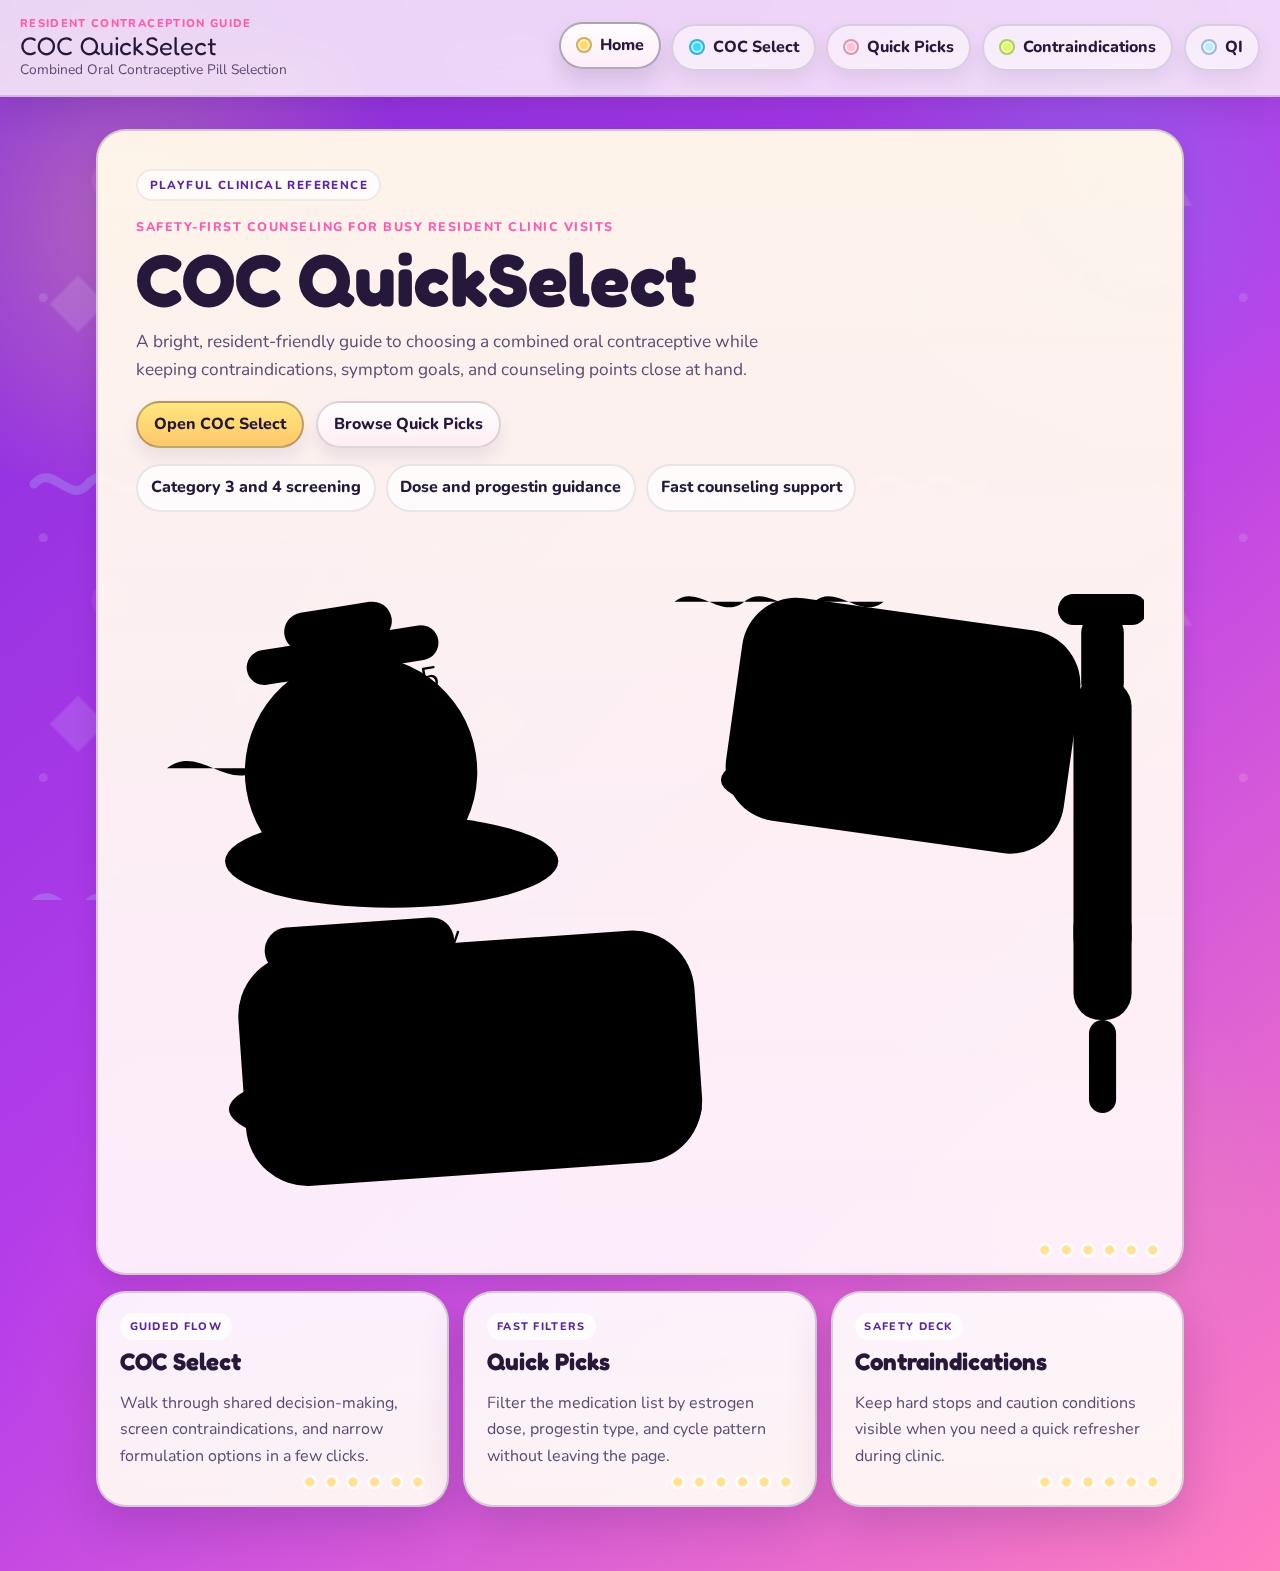
<file: index.html>
<!doctype html>
<html lang="en">
<head>
  <meta charset="UTF-8" />
  <meta name="viewport" content="width=device-width, initial-scale=1.0" />
  <title>Combined Oral Contraceptive Pill Selection</title>
  <link rel="stylesheet" href="assets/styles.css" />
</head>
<body data-page="home">
  <header class="site-header">
    <a class="site-brand" href="index.html">
      <span class="brand-kicker">Resident Contraception Guide</span>
      <span class="brand-title">COC QuickSelect</span>
      <span class="brand-subtitle">Combined Oral Contraceptive Pill Selection</span>
    </a>
    <nav aria-label="Primary">
      <a href="index.html" aria-current="page">Home</a>
      <a href="wizard.html">COC Select</a>
      <a href="picks.html">Quick Picks</a>
      <a href="contraindications.html">Contraindications</a>
      <a href="qi.html">QI</a>
    </nav>
  </header>

  <main class="container home-shell">
    <section class="hero card hero-home">
      <div class="eyebrow">Playful clinical reference</div>
      <div class="hero-grid">
        <div class="hero-copy">
          <p class="hero-kicker">Safety-first counseling for busy resident clinic visits</p>
          <h1>COC QuickSelect</h1>
          <p class="hero-lead">A bright, resident-friendly guide to choosing a combined oral contraceptive while keeping contraindications, symptom goals, and counseling points close at hand.</p>
          <div class="hero-actions">
            <a class="btn btn-primary" href="wizard.html">Open COC Select</a>
            <a class="btn" href="picks.html">Browse Quick Picks</a>
          </div>
          <ul class="hero-badges">
            <li>Category 3 and 4 screening</li>
            <li>Dose and progestin guidance</li>
            <li>Fast counseling support</li>
          </ul>
        </div>
        <div class="hero-showcase" aria-hidden="true">
          <svg class="hero-illustration" viewBox="0 0 520 360" role="presentation" aria-hidden="true" focusable="false">
            <defs>
              <linearGradient id="timerFace" x1="0%" y1="0%" x2="100%" y2="100%">
                <stop offset="0%" stop-color="#fff7da"></stop>
                <stop offset="100%" stop-color="#ffd8a8"></stop>
              </linearGradient>
              <linearGradient id="blisterShell" x1="0%" y1="0%" x2="100%" y2="100%">
                <stop offset="0%" stop-color="#ffd5df"></stop>
                <stop offset="100%" stop-color="#ffebf0"></stop>
              </linearGradient>
              <linearGradient id="trayShell" x1="0%" y1="0%" x2="100%" y2="100%">
                <stop offset="0%" stop-color="#d7f4ee"></stop>
                <stop offset="100%" stop-color="#f8fff9"></stop>
              </linearGradient>
              <linearGradient id="syringeBarrel" x1="0%" y1="0%" x2="0%" y2="100%">
                <stop offset="0%" stop-color="#fefefe"></stop>
                <stop offset="100%" stop-color="#d7ecff"></stop>
              </linearGradient>
            </defs>

            <ellipse class="hero-shadow" cx="132" cy="170" rx="86" ry="24"></ellipse>
            <ellipse class="hero-shadow" cx="384" cy="128" rx="82" ry="20"></ellipse>
            <ellipse class="hero-shadow" cx="170" cy="298" rx="122" ry="26"></ellipse>

            <g class="hero-doodle hero-doodle-a">
              <path d="M16 122c16-13 32 13 48 0s32 13 48 0"></path>
            </g>
            <g class="hero-doodle hero-doodle-b">
              <path d="M278 36c12-10 24 10 36 0s24 10 36 0s24 10 36 0"></path>
            </g>

            <g class="sticker-piece timer-piece" transform="translate(44 38) rotate(-9 70 72)">
              <rect class="sticker-back" x="42" y="0" width="56" height="20" rx="10"></rect>
              <rect class="sticker-back" x="20" y="16" width="100" height="18" rx="9"></rect>
              <circle class="sticker-body timer-body" cx="70" cy="86" r="60"></circle>
              <circle class="sticker-highlight" cx="52" cy="60" r="18"></circle>
              <circle class="timer-inner" cx="70" cy="86" r="41"></circle>
              <circle class="timer-center" cx="70" cy="86" r="8"></circle>
              <path class="timer-hand" d="M70 86 L70 55"></path>
              <path class="timer-hand timer-hand-short" d="M70 86 L92 100"></path>
              <path class="timer-mark" d="M70 44 L70 52"></path>
              <path class="timer-mark" d="M101 55 L96 61"></path>
              <path class="timer-mark" d="M112 86 L104 86"></path>
              <path class="timer-mark" d="M101 117 L95 112"></path>
              <path class="timer-mark" d="M70 128 L70 120"></path>
              <path class="timer-mark" d="M39 117 L45 111"></path>
              <path class="timer-mark" d="M28 86 L36 86"></path>
              <path class="timer-mark" d="M39 55 L45 61"></path>
              <text class="dial-number" x="68" y="35">0</text>
              <text class="dial-number" x="98" y="49">15</text>
              <text class="dial-number" x="106" y="90">30</text>
              <text class="dial-number" x="94" y="128">45</text>
            </g>

            <g class="sticker-piece blister-piece" transform="translate(300 34) rotate(8 96 66)">
              <rect class="sticker-back blister-body" x="8" y="8" width="176" height="116" rx="28"></rect>
              <rect class="blister-label" x="24" y="24" width="82" height="20" rx="10"></rect>
              <text class="mini-label" x="36" y="38">daily dose</text>
              <g class="pill-cell">
                <rect x="28" y="52" width="32" height="28" rx="14"></rect>
                <rect x="68" y="52" width="32" height="28" rx="14"></rect>
                <rect x="108" y="52" width="32" height="28" rx="14"></rect>
                <rect x="148" y="52" width="20" height="28" rx="10"></rect>
                <rect x="28" y="88" width="32" height="20" rx="10"></rect>
                <rect x="68" y="88" width="32" height="20" rx="10"></rect>
                <rect x="108" y="88" width="32" height="20" rx="10"></rect>
                <rect x="148" y="88" width="20" height="20" rx="10"></rect>
              </g>
              <g class="pill-pill">
                <circle cx="44" cy="66" r="8"></circle>
                <circle cx="84" cy="66" r="8"></circle>
                <circle cx="124" cy="66" r="8"></circle>
                <circle cx="158" cy="66" r="6"></circle>
                <circle cx="44" cy="98" r="6"></circle>
                <circle cx="84" cy="98" r="6"></circle>
                <circle cx="124" cy="98" r="6"></circle>
                <circle cx="158" cy="98" r="5"></circle>
              </g>
            </g>

            <g class="sticker-piece tray-piece" transform="translate(44 198) rotate(-4 124 66)">
              <rect class="sticker-back tray-body" x="10" y="14" width="236" height="120" rx="32"></rect>
              <rect class="tray-tab" x="26" y="0" width="98" height="24" rx="12"></rect>
              <text class="mini-label" x="44" y="16">weekly tray</text>
              <g class="day-cell">
                <rect x="28" y="40" width="48" height="34" rx="12"></rect>
                <rect x="82" y="40" width="48" height="34" rx="12"></rect>
                <rect x="136" y="40" width="48" height="34" rx="12"></rect>
                <rect x="190" y="40" width="38" height="34" rx="12"></rect>
                <rect x="28" y="82" width="48" height="34" rx="12"></rect>
                <rect x="82" y="82" width="48" height="34" rx="12"></rect>
                <rect x="136" y="82" width="48" height="34" rx="12"></rect>
                <rect x="190" y="82" width="38" height="34" rx="12"></rect>
              </g>
              <g class="day-label">
                <text x="39" y="61">Mon</text>
                <text x="95" y="61">Tue</text>
                <text x="149" y="61">Wed</text>
                <text x="197" y="61">Thu</text>
                <text x="39" y="103">Fri</text>
                <text x="94" y="103">Sat</text>
                <text x="147" y="103">Sun</text>
                <text x="197" y="103">PM</text>
              </g>
              <g class="tray-pill">
                <circle cx="58" cy="96" r="6"></circle>
                <circle cx="166" cy="54" r="6"></circle>
                <circle cx="208" cy="96" r="5"></circle>
              </g>
            </g>

            <g class="sticker-piece syringe-piece" transform="translate(466 32)">
              <rect class="syringe-plunger" x="22" y="10" width="22" height="46" rx="10"></rect>
              <rect class="syringe-plunger-cap" x="10" y="0" width="46" height="16" rx="8"></rect>
              <rect class="sticker-back syringe-body" x="18" y="44" width="30" height="176" rx="14"></rect>
              <rect class="syringe-window" x="24" y="62" width="18" height="100" rx="9"></rect>
              <path class="syringe-line" d="M26 84 H40"></path>
              <path class="syringe-line" d="M26 102 H40"></path>
              <path class="syringe-line" d="M26 120 H40"></path>
              <path class="syringe-line" d="M26 138 H40"></path>
              <path class="syringe-line" d="M26 156 H40"></path>
              <rect class="syringe-band" x="18" y="160" width="30" height="30" rx="12"></rect>
              <rect class="syringe-tip" x="26" y="220" width="14" height="48" rx="7"></rect>
              <path class="syringe-needle" d="M33 268 L33 330"></path>
            </g>
          </svg>
        </div>
      </div>
    </section>

    <section class="grid three feature-grid">
      <a class="card feature-card" href="wizard.html">
        <span class="feature-tag">Guided Flow</span>
        <h2>COC Select</h2>
        <p>Walk through shared decision-making, screen contraindications, and narrow formulation options in a few clicks.</p>
      </a>
      <a class="card feature-card" href="picks.html">
        <span class="feature-tag">Fast Filters</span>
        <h2>Quick Picks</h2>
        <p>Filter the medication list by estrogen dose, progestin type, and cycle pattern without leaving the page.</p>
      </a>
      <a class="card feature-card" href="contraindications.html">
        <span class="feature-tag">Safety Deck</span>
        <h2>Contraindications</h2>
        <p>Keep hard stops and caution conditions visible when you need a quick refresher during clinic.</p>
      </a>
    </section>
  </main>

  <script src="assets/content.js"></script>
  <script src="assets/app.js"></script>
</body>
</html>
</file>
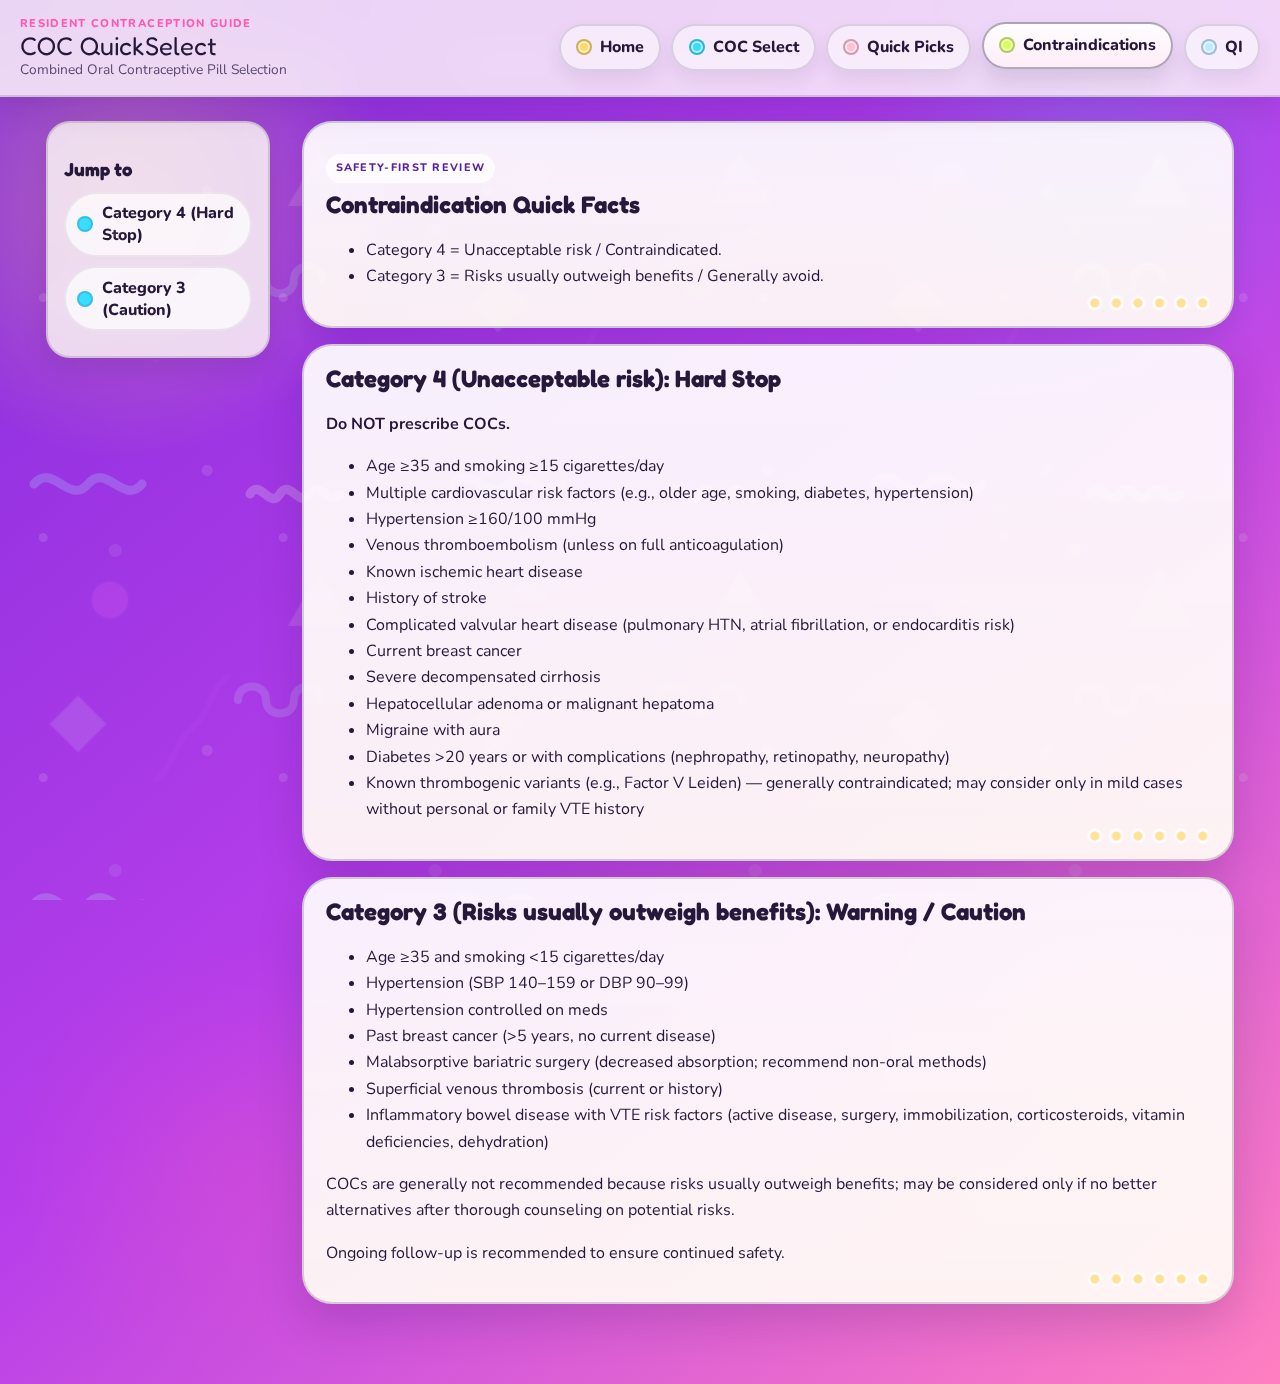
<file: contraindications.html>
<!doctype html>
<html lang="en">
<head>
  <meta charset="UTF-8" />
  <meta name="viewport" content="width=device-width, initial-scale=1.0" />
  <title>Contraindications | Combined Oral Contraceptive Pill Selection</title>
  <link rel="stylesheet" href="assets/styles.css" />
</head>
<body data-page="contraindications">
  <header class="site-header">
    <a class="site-brand" href="index.html">
      <span class="brand-kicker">Resident Contraception Guide</span>
      <span class="brand-title">COC QuickSelect</span>
      <span class="brand-subtitle">Combined Oral Contraceptive Pill Selection</span>
    </a>
    <nav aria-label="Primary">
      <a href="index.html">Home</a>
      <a href="wizard.html">COC Select</a>
      <a href="picks.html">Quick Picks</a>
      <a href="contraindications.html" aria-current="page">Contraindications</a>
      <a href="qi.html">QI</a>
    </nav>
  </header>

  <div class="layout with-jump">
    <aside class="jump-nav">
      <h3>Jump to</h3>
      <a href="#cat4">Category 4 (Hard Stop)</a>
      <a href="#cat3">Category 3 (Caution)</a>
    </aside>

    <main class="container">
      <section class="card quick-facts">
        <p class="section-kicker">Safety-first review</p>
        <h2>Contraindication Quick Facts</h2>
        <ul>
          <li>Category 4 = Unacceptable risk / Contraindicated.</li>
          <li>Category 3 = Risks usually outweigh benefits / Generally avoid.</li>
        </ul>
      </section>

      <section id="cat4" class="card">
        <h2>Category 4 (Unacceptable risk): Hard Stop</h2>
        <p><strong>Do NOT prescribe COCs.</strong></p>
        <ul id="cat4-list"></ul>
      </section>

      <section id="cat3" class="card">
        <h2>Category 3 (Risks usually outweigh benefits): Warning / Caution</h2>
        <ul id="cat3-list"></ul>
        <div id="cat3-counsel"></div>
      </section>
    </main>
  </div>

  <script src="assets/content.js"></script>
  <script src="assets/app.js"></script>
</body>
</html>
</file>
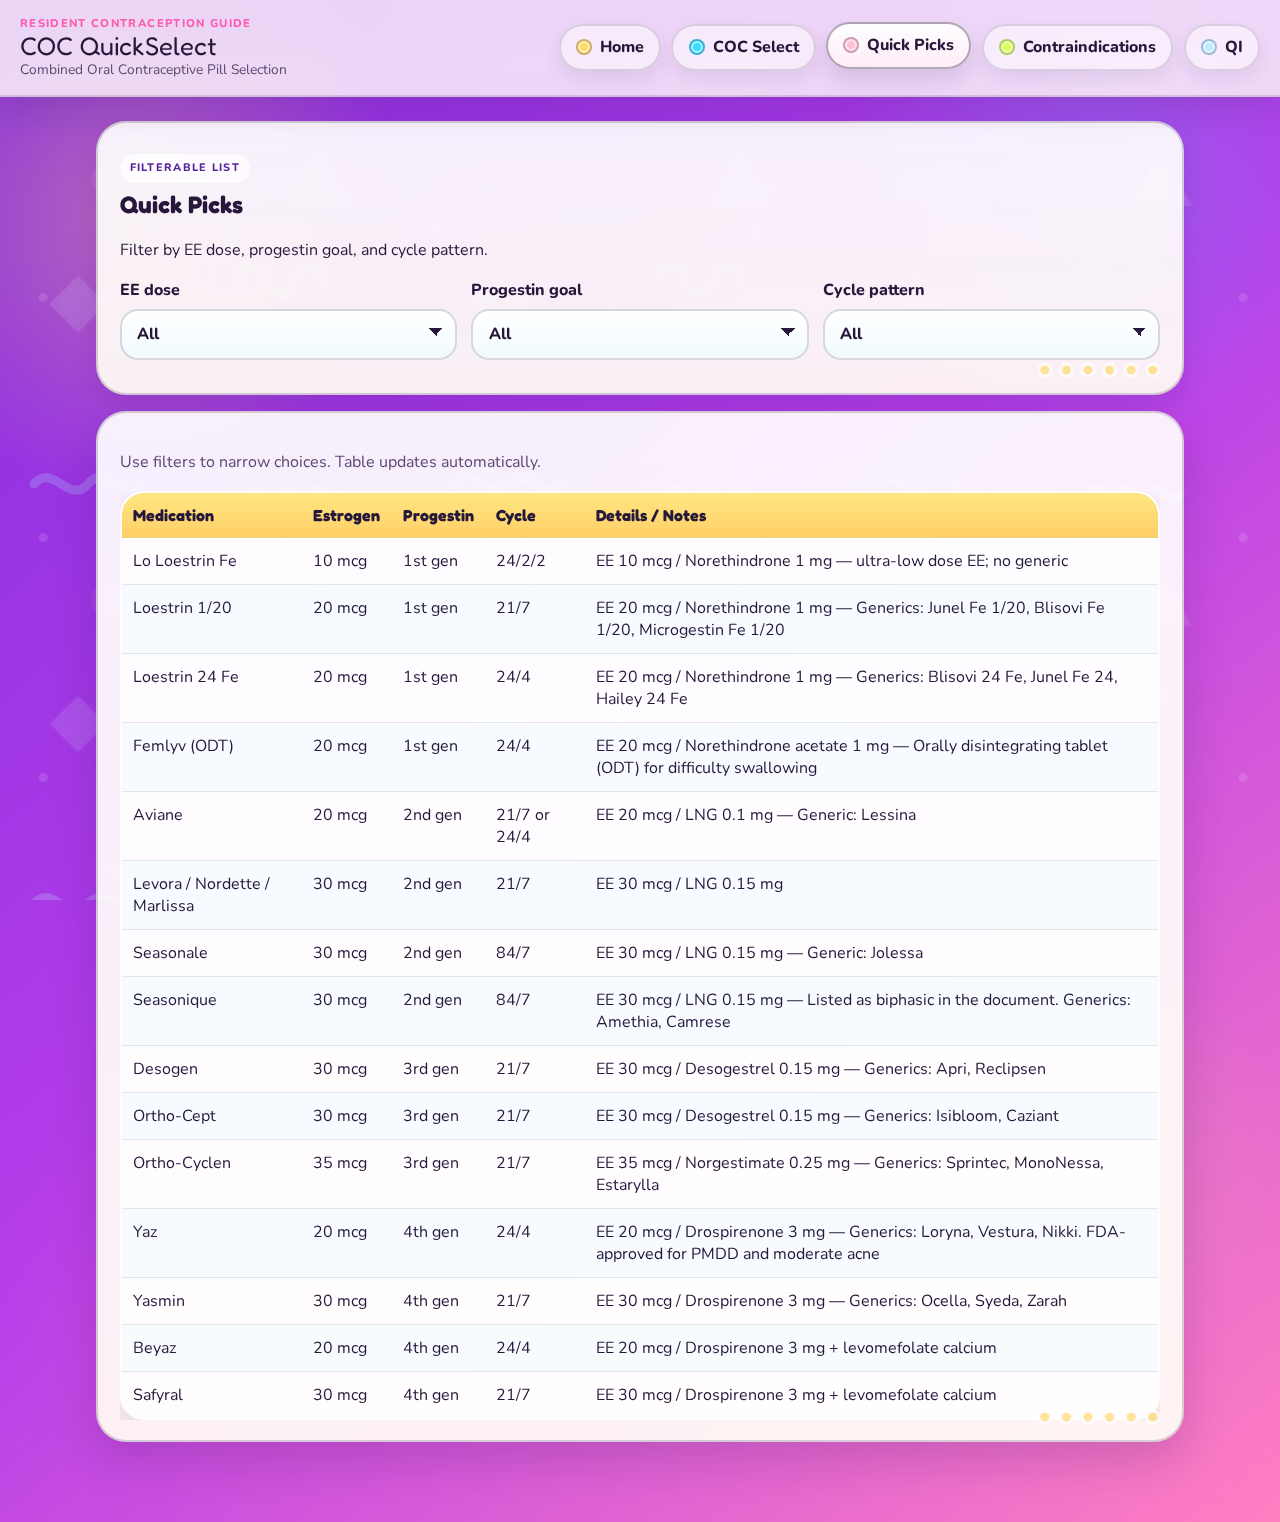
<file: picks.html>
<!doctype html>
<html lang="en">
<head>
  <meta charset="UTF-8" />
  <meta name="viewport" content="width=device-width, initial-scale=1.0" />
  <title>Quick Picks | Combined Oral Contraceptive Pill Selection</title>
  <link rel="stylesheet" href="assets/styles.css" />
</head>
<body data-page="picks">
  <header class="site-header">
    <a class="site-brand" href="index.html">
      <span class="brand-kicker">Resident Contraception Guide</span>
      <span class="brand-title">COC QuickSelect</span>
      <span class="brand-subtitle">Combined Oral Contraceptive Pill Selection</span>
    </a>
    <nav aria-label="Primary">
      <a href="index.html">Home</a>
      <a href="wizard.html">COC Select</a>
      <a href="picks.html" aria-current="page">Quick Picks</a>
      <a href="contraindications.html">Contraindications</a>
      <a href="qi.html">QI</a>
    </nav>
  </header>

  <main class="container">
    <section class="card quick-facts">
      <p class="section-kicker">Filterable list</p>
      <h2>Quick Picks</h2>
      <p>Filter by EE dose, progestin goal, and cycle pattern.</p>
      <div class="grid three">
        <label>EE dose <select id="pick-ee"><option value="">All</option></select></label>
        <label>Progestin goal <select id="pick-progestin"><option value="">All</option></select></label>
        <label>Cycle pattern <select id="pick-cycle"><option value="">All</option></select></label>
      </div>
    </section>

    <section class="card">
      <p class="muted">Use filters to narrow choices. Table updates automatically.</p>
      <div id="picks-results"></div>
    </section>
  </main>

  <script src="assets/content.js"></script>
  <script src="assets/app.js"></script>
</body>
</html>
</file>
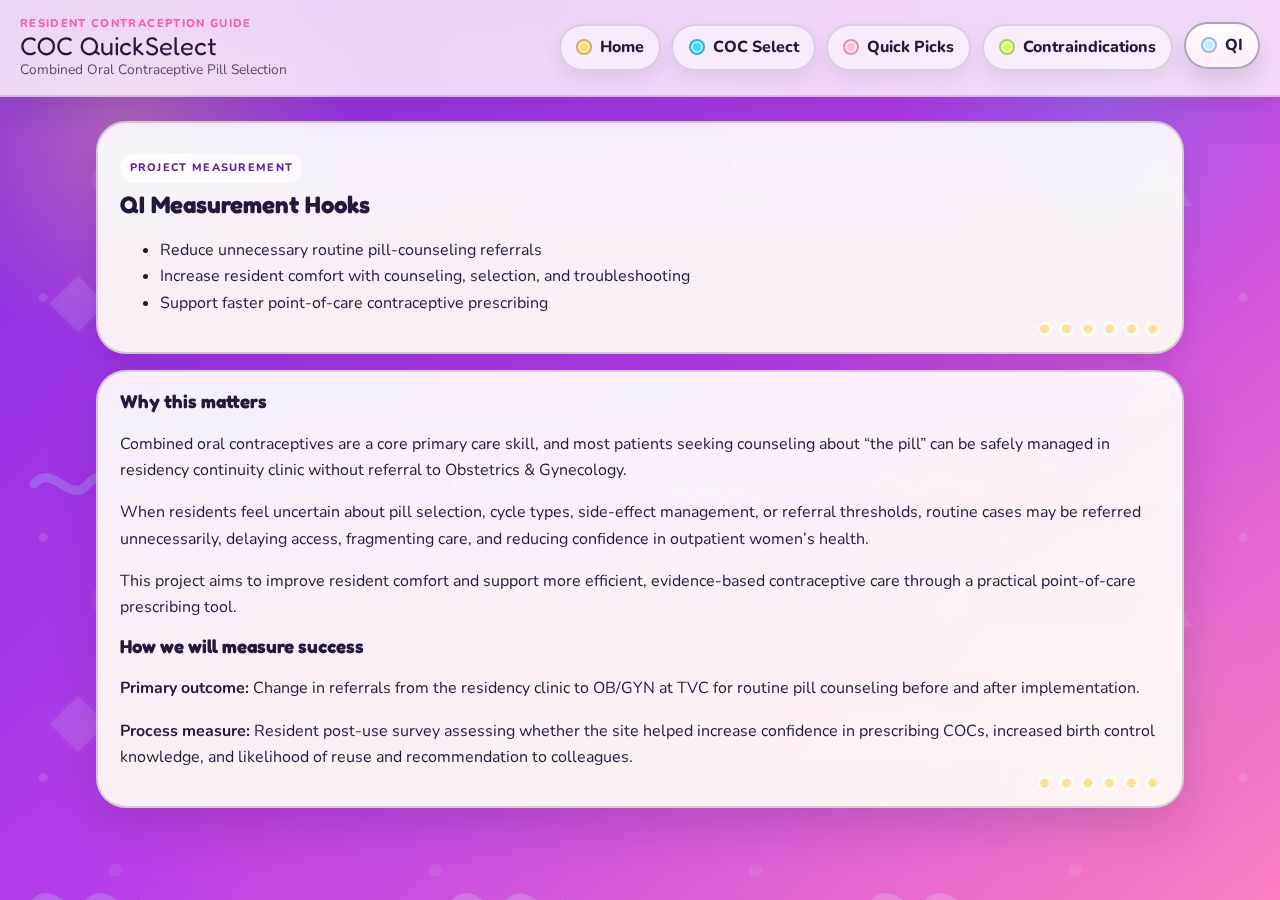
<file: qi.html>
<!doctype html>
<html lang="en">
<head>
  <meta charset="UTF-8" />
  <meta name="viewport" content="width=device-width, initial-scale=1.0" />
  <title>QI | Combined Oral Contraceptive Pill Selection</title>
  <link rel="stylesheet" href="assets/styles.css" />
</head>
<body data-page="qi">
  <header class="site-header">
    <a class="site-brand" href="index.html">
      <span class="brand-kicker">Resident Contraception Guide</span>
      <span class="brand-title">COC QuickSelect</span>
      <span class="brand-subtitle">Combined Oral Contraceptive Pill Selection</span>
    </a>
    <nav aria-label="Primary">
      <a href="index.html">Home</a>
      <a href="wizard.html">COC Select</a>
      <a href="picks.html">Quick Picks</a>
      <a href="contraindications.html">Contraindications</a>
      <a href="qi.html" aria-current="page">QI</a>
    </nav>
  </header>

  <main class="container">
    <section class="card quick-facts">
      <p class="section-kicker">Project measurement</p>
      <h2>QI Measurement Hooks</h2>
      <ul>
        <li>Reduce unnecessary routine pill-counseling referrals</li>
        <li>Increase resident comfort with counseling, selection, and troubleshooting</li>
        <li>Support faster point-of-care contraceptive prescribing</li>
      </ul>
    </section>

    <section class="card">
      <h3>Why this matters</h3>
      <p>Combined oral contraceptives are a core primary care skill, and most patients seeking counseling about &ldquo;the pill&rdquo; can be safely managed in residency continuity clinic without referral to Obstetrics &amp; Gynecology.</p>
      <p>When residents feel uncertain about pill selection, cycle types, side-effect management, or referral thresholds, routine cases may be referred unnecessarily, delaying access, fragmenting care, and reducing confidence in outpatient women&rsquo;s health.</p>
      <p>This project aims to improve resident comfort and support more efficient, evidence-based contraceptive care through a practical point-of-care prescribing tool.</p>

      <h3>How we will measure success</h3>
      <p><strong>Primary outcome:</strong> Change in referrals from the residency clinic to OB/GYN at TVC for routine pill counseling before and after implementation.</p>
      <p><strong>Process measure:</strong> Resident post-use survey assessing whether the site helped increase confidence in prescribing COCs, increased birth control knowledge, and likelihood of reuse and recommendation to colleagues.</p>
    </section>
  </main>
</body>
</html>
</file>
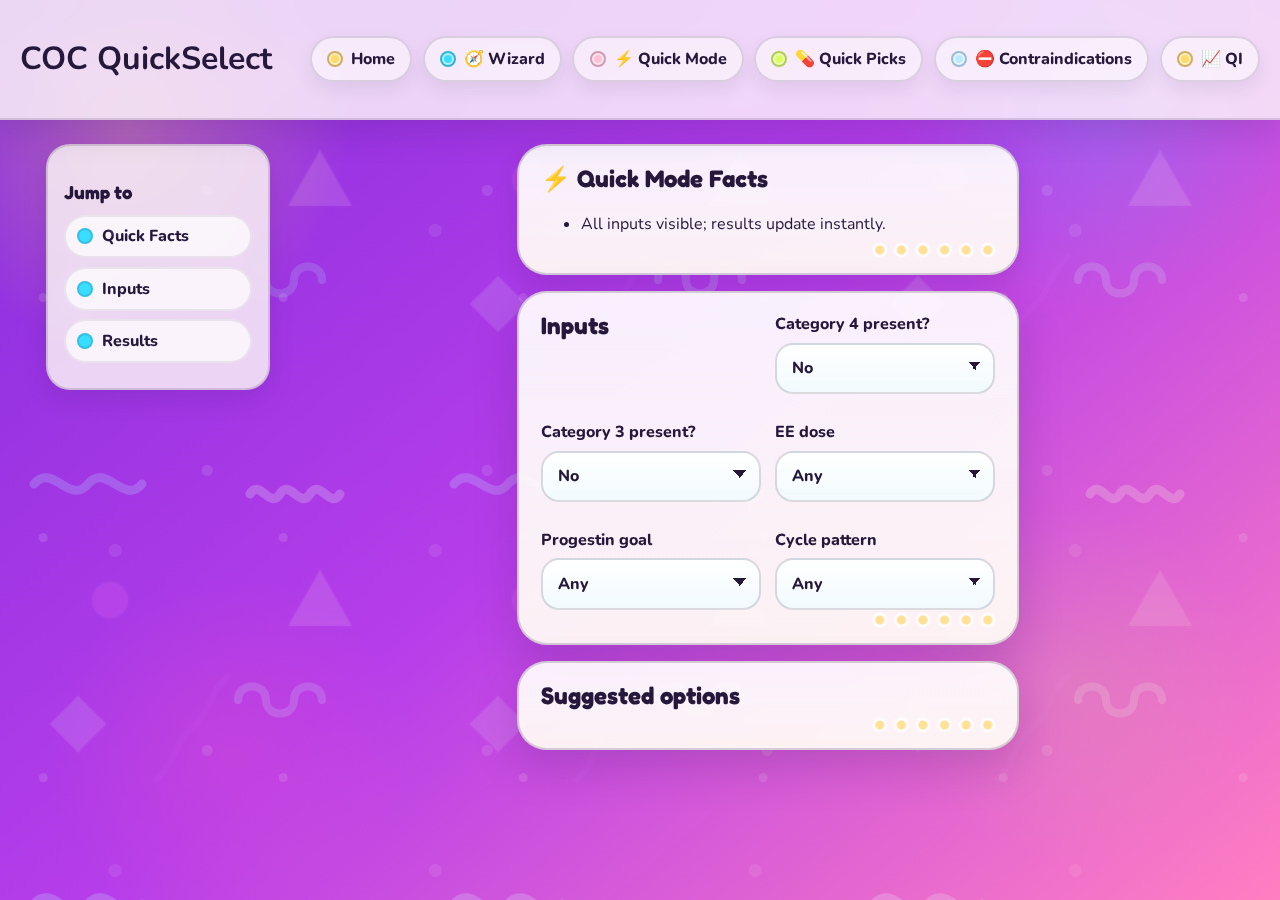
<file: quick.html>
<!doctype html>
<html lang="en">
<head>
  <meta charset="UTF-8" />
  <meta name="viewport" content="width=device-width, initial-scale=1.0" />
  <title>Quick Mode | COC QuickSelect</title>
  <link rel="stylesheet" href="assets/styles.css" />
</head>
<body data-page="quick">
  <header class="site-header">
    <h1>COC QuickSelect</h1>
    <nav>
      <a href="index.html">Home</a>
      <a href="wizard.html">🧭 Wizard</a>
      <a href="quick.html">⚡ Quick Mode</a>
      <a href="picks.html">💊 Quick Picks</a>
      <a href="contraindications.html">⛔ Contraindications</a>
      <a href="qi.html">📈 QI</a>
    </nav>
  </header>

  <div class="layout with-jump">
    <aside class="jump-nav">
      <h3>Jump to</h3>
      <a href="#facts">Quick Facts</a>
      <a href="#inputs">Inputs</a>
      <a href="#results">Results</a>
    </aside>

    <main class="container">
      <section id="facts" class="card quick-facts">
        <h2>⚡ Quick Mode Facts</h2>
        <ul><li>All inputs visible; results update instantly.</li></ul>
      </section>

      <section id="inputs" class="card grid two">
        <h2>Inputs</h2>
        <label>Category 4 present?
          <select id="quick-cat4"><option>No</option><option>Yes</option></select>
        </label>
        <label>Category 3 present?
          <select id="quick-cat3"><option>No</option><option>Yes</option></select>
        </label>
        <label>EE dose
          <select id="quick-ee"><option value="">Any</option></select>
        </label>
        <label>Progestin goal
          <select id="quick-progestin"><option value="">Any</option></select>
        </label>
        <label>Cycle pattern
          <select id="quick-cycle"><option value="">Any</option></select>
        </label>
      </section>

      <section id="results" class="card">
        <h2>Suggested options</h2>
        <div id="quick-results"></div>
      </section>
    </main>
  </div>

  <script src="assets/content.js"></script>
  <script src="assets/app.js"></script>
</body>
</html>
</file>
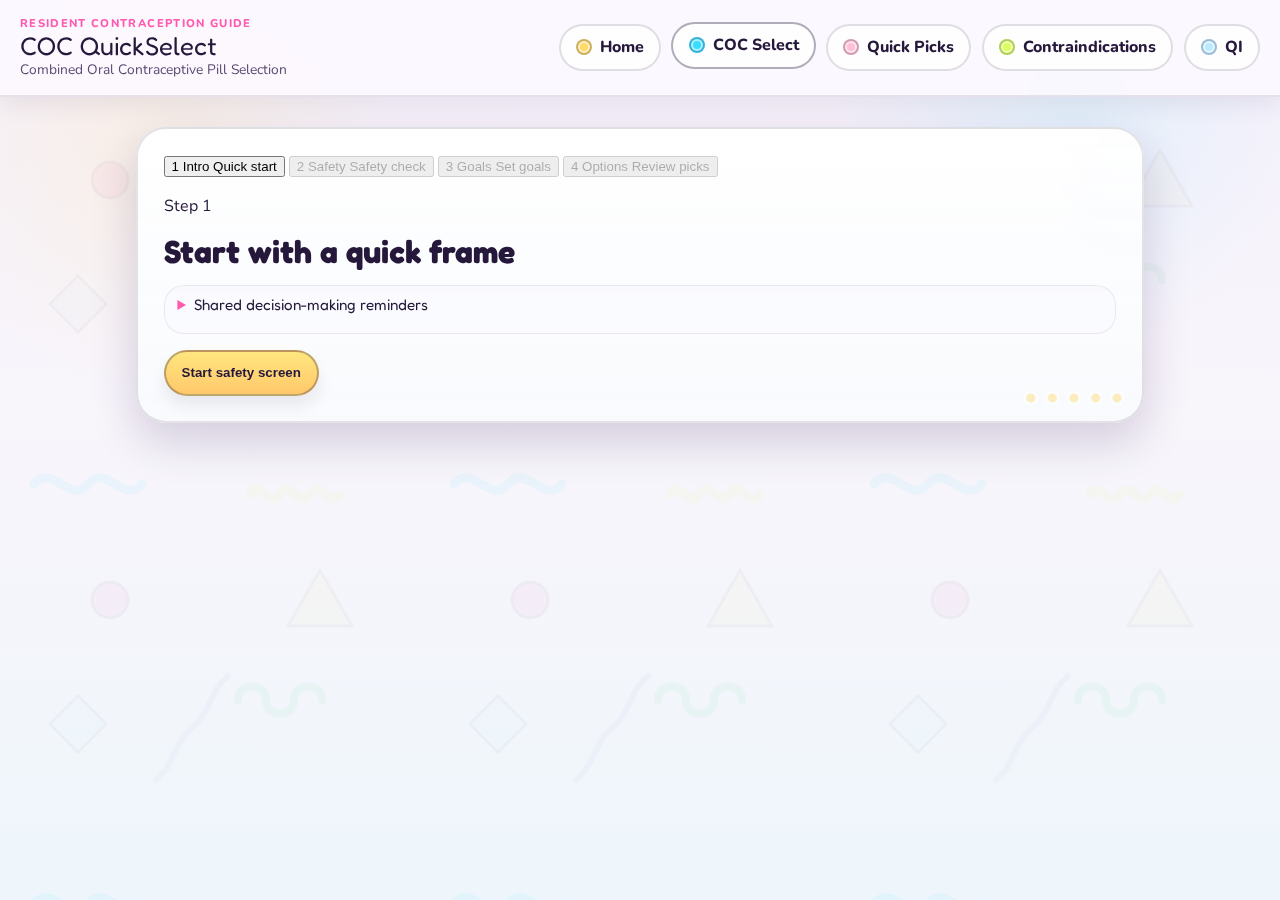
<file: wizard.html>
<!doctype html>
<html lang="en">
<head>
  <meta charset="UTF-8" />
  <meta name="viewport" content="width=device-width, initial-scale=1.0" />
  <title>COC Select | Combined Oral Contraceptive Pill Selection</title>
  <link rel="stylesheet" href="assets/styles.css" />
</head>
<body data-page="wizard">
  <header class="site-header">
    <a class="site-brand" href="index.html">
      <span class="brand-kicker">Resident Contraception Guide</span>
      <span class="brand-title">COC QuickSelect</span>
      <span class="brand-subtitle">Combined Oral Contraceptive Pill Selection</span>
    </a>
    <nav aria-label="Primary">
      <a href="index.html">Home</a>
      <a href="wizard.html" aria-current="page">COC Select</a>
      <a href="picks.html">Quick Picks</a>
      <a href="contraindications.html">Contraindications</a>
      <a href="qi.html">QI</a>
    </nav>
  </header>

  <main class="container">
    <section id="wizard" class="card wizard-card">
      <nav class="wizard-stepper" aria-label="Wizard progress">
        <button class="wizard-stepper-item is-active" type="button" data-step-target="1">
          <span class="wizard-stepper-index">1</span>
          <span class="wizard-stepper-copy">
            <span class="wizard-stepper-title">Intro</span>
            <span class="wizard-stepper-subtitle">Quick start</span>
          </span>
        </button>
        <button class="wizard-stepper-item" type="button" data-step-target="2" disabled>
          <span class="wizard-stepper-index">2</span>
          <span class="wizard-stepper-copy">
            <span class="wizard-stepper-title">Safety</span>
            <span class="wizard-stepper-subtitle">Safety check</span>
          </span>
        </button>
        <button class="wizard-stepper-item" type="button" data-step-target="3" disabled>
          <span class="wizard-stepper-index">3</span>
          <span class="wizard-stepper-copy">
            <span class="wizard-stepper-title">Goals</span>
            <span class="wizard-stepper-subtitle">Set goals</span>
          </span>
        </button>
        <button class="wizard-stepper-item" type="button" data-step-target="4" disabled>
          <span class="wizard-stepper-index">4</span>
          <span class="wizard-stepper-copy">
            <span class="wizard-stepper-title">Options</span>
            <span class="wizard-stepper-subtitle">Review picks</span>
          </span>
        </button>
      </nav>

      <div class="wizard-step" data-step="1">
        <div class="wizard-panel-heading">
          <p class="wizard-step-label">Step 1</p>
          <h3 tabindex="-1">Start with a quick frame</h3>
        </div>
        <details class="wizard-details">
          <summary>Shared decision-making reminders</summary>
          <div id="wiz-sdm-content"></div>
        </details>
        <div class="row wizard-actions">
          <button class="btn btn-primary" data-next="2">Start safety screen</button>
        </div>
      </div>

      <div class="wizard-step hidden" data-step="2">
        <div class="wizard-panel-heading">
          <p class="wizard-step-label">Step 2</p>
          <h3 tabindex="-1">Check if estrogen is safe today</h3>
        </div>
        <div class="wizard-grid-two">
          <section class="wizard-decision-card">
            <div class="wizard-decision-header">
              <h4>Category 4 hard stop</h4>
            </div>
            <div id="wiz-cat4-choices" class="wizard-choice-grid wizard-choice-grid-chip wizard-choice-grid-dual" role="group" aria-label="Category 4 screen"></div>
            <details class="wizard-details">
              <summary>Category 4 quick guide</summary>
              <div id="wiz-step-cat4-guide"></div>
            </details>
          </section>
          <section class="wizard-decision-card">
            <div class="wizard-decision-header">
              <h4>Category 3 caution</h4>
            </div>
            <div id="wiz-cat3-choices" class="wizard-choice-grid wizard-choice-grid-chip wizard-choice-grid-dual" role="group" aria-label="Category 3 screen"></div>
            <details class="wizard-details">
              <summary>Category 3 quick guide</summary>
              <div id="wiz-step-cat3-guide"></div>
            </details>
          </section>
        </div>
        <div id="wizard-safety-feedback" class="wizard-status-stack" aria-live="polite"></div>
        <div class="row wizard-actions">
          <button class="btn" data-prev="1">Back</button>
          <button class="btn btn-primary" data-next="3" id="wizard-safety-next">Continue to formulation goals</button>
        </div>
      </div>

      <div class="wizard-step hidden" data-step="3">
        <div class="wizard-panel-heading">
          <p class="wizard-step-label">Step 3</p>
          <h3 tabindex="-1">Choose the practical pill goals</h3>
        </div>
        <div class="wizard-goal-groups">
          <section class="wizard-decision-card">
            <div class="wizard-decision-header">
              <h4>Ethinyl estradiol dose</h4>
              <p>Only narrow this if it matters.</p>
            </div>
            <div id="wiz-ee-choices" class="wizard-choice-grid wizard-choice-grid-chip" role="group" aria-label="Ethinyl estradiol dose"></div>
            <details class="wizard-details">
              <summary>EE dose quick guide</summary>
              <div id="wiz-ee-guide"></div>
            </details>
          </section>
          <section class="wizard-decision-card">
            <div class="wizard-decision-header">
              <h4>Progestin goal</h4>
              <p>Match this to symptoms or counseling goals.</p>
            </div>
            <div id="wiz-progestin-choices" class="wizard-choice-grid wizard-choice-grid-chip" role="group" aria-label="Progestin goal"></div>
            <details class="wizard-details">
              <summary>Progestin goal quick guide</summary>
              <div id="wiz-progestin-guide"></div>
            </details>
          </section>
          <section class="wizard-decision-card">
            <div class="wizard-decision-header">
              <h4>Cycle pattern</h4>
              <p>Set a bleed goal or leave broad.</p>
            </div>
            <div id="wiz-cycle-choices" class="wizard-choice-grid wizard-choice-grid-chip" role="group" aria-label="Cycle pattern"></div>
            <details class="wizard-details">
              <summary>Cycle pattern quick guide</summary>
              <div id="wiz-cycle-guide"></div>
            </details>
          </section>
        </div>
        <div id="wizard-goal-errors" class="wizard-status-stack hidden" aria-live="polite"></div>

        <div class="row wizard-actions">
          <button class="btn" data-prev="2">Back</button>
          <button class="btn btn-primary" data-next="4">Review ranked options</button>
        </div>
      </div>

      <div class="wizard-step hidden" data-step="4">
        <div class="wizard-panel-heading">
          <p class="wizard-step-label">Step 4</p>
          <h3 tabindex="-1">Review the suggested options</h3>
        </div>
        <div id="wizard-results"></div>
        <section class="wizard-completion-card">
          <div class="wizard-completion-copy">
            <p class="wizard-preview-kicker">Done with prescribing</p>
            <h4>Need the full list?</h4>
            <p>Open Quick Picks for the broader comparison table. The survey below is optional.</p>
          </div>
          <div class="row wizard-actions">
            <button class="btn" data-prev="3" id="wizard-results-back">Back</button>
            <a class="btn btn-primary" href="picks.html">Open full Quick Picks</a>
            <button class="btn" type="button" id="wizard-reset">Start over</button>
          </div>
        </section>
        <section class="wizard-survey-shell">
          <div class="wizard-survey-heading">
            <p class="wizard-preview-kicker">Optional survey</p>
            <h4>Resident comfort survey</h4>
            <p>Four quick QI questions. Responses stay in this browser session.</p>
          </div>
          <div id="wizard-survey"></div>
        </section>
      </div>
    </section>
  </main>

  <script src="assets/content.js"></script>
  <script src="assets/app.js"></script>
</body>
</html>
</file>
<file: assets/styles.css>
@import url('https://fonts.googleapis.com/css2?family=Fredoka:wght@500;600;700&family=Nunito:wght@400;600;700;800&display=swap');

:root {
  --violet-deep: #5b239e;
  --violet: #8e39de;
  --violet-soft: #c96bff;
  --butter: #ffd96a;
  --blush: #ffc1d5;
  --pink: #ff59b0;
  --aqua: #39ddff;
  --powder: #beeaff;
  --mint: #bdf2d6;
  --lime: #d9ff5f;
  --leaf: #34d672;
  --cream: #fffaf1;
  --surface: rgba(255, 251, 245, 0.94);
  --surface-strong: rgba(255, 255, 255, 0.92);
  --surface-tint: rgba(255, 240, 246, 0.92);
  --ink: #25183b;
  --ink-soft: #5b4a72;
  --outline: rgba(37, 24, 59, 0.18);
  --outline-strong: rgba(37, 24, 59, 0.82);
  --shadow: 0 18px 45px rgba(46, 16, 84, 0.18);
  --shadow-soft: 0 10px 24px rgba(46, 16, 84, 0.12);
  --radius-xl: 30px;
  --radius-lg: 24px;
  --radius-md: 18px;
  --radius-sm: 12px;
  --memphis-pattern: url("data:image/svg+xml,%3Csvg xmlns='http://www.w3.org/2000/svg' width='420' height='420' viewBox='0 0 420 420'%3E%3Cg fill='none' stroke-linecap='round' stroke-linejoin='round'%3E%3Cpath d='M34 64c18-22 36 22 54 0s36 22 54 0' stroke='%2339ddff' stroke-width='9' opacity='.55'/%3E%3Cpath d='M250 74c10-16 20 16 30 0s20 16 30 0s20 16 30 0' stroke='%23dbff59' stroke-width='9' opacity='.5'/%3E%3Ccircle cx='110' cy='180' r='18' fill='%23ff4fa8' fill-opacity='.38' stroke='%23291d3f' stroke-opacity='.28' stroke-width='3'/%3E%3Cpolygon points='320,150 352,206 288,206' fill='%23ffd96a' fill-opacity='.34' stroke='%23291d3f' stroke-opacity='.25' stroke-width='3'/%3E%3Crect x='58' y='284' width='40' height='40' transform='rotate(45 78 304)' fill='%23bdeaff' fill-opacity='.32' stroke='%23291d3f' stroke-opacity='.24' stroke-width='3'/%3E%3Cpath d='M238 280c0-18 28-18 28 0s28 18 28 0s28-18 28 0' stroke='%2334d672' stroke-width='8' opacity='.45'/%3E%3Cpath d='M156 360c18-14 18-38 36-52s18-38 36-52' stroke='%235b239e' stroke-width='6' opacity='.22'/%3E%3C/g%3E%3C/svg%3E");
}

* {
  box-sizing: border-box;
}

html {
  scroll-behavior: smooth;
}

body {
  margin: 0;
  min-height: 100vh;
  font-family: "Nunito", "Trebuchet MS", "Segoe UI", sans-serif;
  color: var(--ink);
  background:
    radial-gradient(circle at 10% 14%, rgba(255, 217, 106, 0.3), transparent 16%),
    radial-gradient(circle at 86% 12%, rgba(57, 221, 255, 0.18), transparent 15%),
    radial-gradient(circle at 18% 84%, rgba(255, 89, 176, 0.18), transparent 14%),
    radial-gradient(circle at 84% 76%, rgba(217, 255, 95, 0.12), transparent 14%),
    linear-gradient(140deg, #842ddd 0%, #b73eea 50%, #ff7fc1 100%);
  position: relative;
  overflow-x: hidden;
}

body::before,
body::after {
  content: "";
  position: fixed;
  inset: 0;
  pointer-events: none;
}

body::before {
  background-image: var(--memphis-pattern);
  background-size: 420px 420px;
  opacity: 0.42;
  mix-blend-mode: screen;
  animation: drift 28s linear infinite;
}

body::after {
  background:
    radial-gradient(circle at 18% 24%, rgba(255, 255, 255, 0.18) 0 4px, transparent 5px),
    radial-gradient(circle at 74% 68%, rgba(255, 255, 255, 0.16) 0 5px, transparent 6px),
    radial-gradient(circle at 36% 72%, rgba(255, 255, 255, 0.12) 0 6px, transparent 7px);
  background-size: 240px 240px, 280px 280px, 320px 320px;
  opacity: 0.7;
}

a {
  color: inherit;
  text-decoration: none;
}

a:hover {
  text-decoration: none;
}

a:focus-visible,
button:focus-visible,
select:focus-visible,
summary:focus-visible {
  outline: 3px solid var(--aqua);
  outline-offset: 3px;
}

.site-header {
  position: sticky;
  top: 0;
  z-index: 50;
  display: flex;
  justify-content: space-between;
  align-items: center;
  gap: 1rem;
  flex-wrap: wrap;
  padding: 1rem 1.25rem;
  background: rgba(255, 248, 251, 0.82);
  border-bottom: 2px solid rgba(37, 24, 59, 0.14);
  box-shadow: 0 10px 34px rgba(37, 24, 59, 0.14);
  backdrop-filter: blur(18px);
}

.site-brand {
  display: grid;
  gap: 0.1rem;
  min-width: 0;
}

.brand-kicker,
.section-kicker,
.feature-tag,
.eyebrow,
.hero-kicker {
  text-transform: uppercase;
  letter-spacing: 0.12em;
  font-weight: 800;
}

.brand-kicker {
  font-size: 0.7rem;
  color: var(--pink);
}

.brand-title {
  font-family: "Fredoka", "Trebuchet MS", sans-serif;
  font-size: clamp(1.55rem, 2vw, 2rem);
  line-height: 1;
  color: var(--ink);
}

.brand-subtitle {
  font-size: 0.86rem;
  color: var(--ink-soft);
}

.site-header nav {
  display: flex;
  gap: 0.65rem;
  flex-wrap: wrap;
  align-items: center;
}

.site-header nav a {
  position: relative;
  display: inline-flex;
  align-items: center;
  justify-content: center;
  padding: 0.65rem 0.95rem;
  border-radius: 999px;
  border: 2px solid rgba(37, 24, 59, 0.14);
  background: rgba(255, 255, 255, 0.54);
  color: var(--ink);
  font-weight: 800;
  box-shadow: 0 8px 18px rgba(37, 24, 59, 0.08);
  transition: transform 160ms ease, background-color 160ms ease, box-shadow 160ms ease, border-color 160ms ease;
}

.site-header nav a::before {
  content: "";
  width: 0.75rem;
  height: 0.75rem;
  margin-right: 0.5rem;
  border-radius: 50%;
  border: 2px solid rgba(37, 24, 59, 0.22);
  background: var(--butter);
  box-shadow: inset 0 0 0 2px rgba(255, 255, 255, 0.6);
}

.site-header nav a:nth-child(2)::before {
  background: var(--aqua);
}

.site-header nav a:nth-child(3)::before {
  background: var(--blush);
}

.site-header nav a:nth-child(4)::before {
  background: var(--lime);
}

.site-header nav a:nth-child(5)::before {
  background: var(--powder);
}

.site-header nav a:hover,
.site-header nav a[aria-current="page"] {
  transform: translateY(-2px);
  border-color: rgba(37, 24, 59, 0.36);
  box-shadow: 0 12px 22px rgba(37, 24, 59, 0.12);
}

.site-header nav a[aria-current="page"] {
  background: linear-gradient(180deg, rgba(255, 255, 255, 0.96), rgba(255, 239, 247, 0.94));
}

.container {
  position: relative;
  z-index: 1;
  max-width: 1120px;
  margin: 0 auto;
  padding: 1.5rem 1rem 4rem;
}

.home-shell {
  padding-top: 2rem;
}

.card {
  position: relative;
  margin-bottom: 1rem;
  padding: 1.25rem 1.35rem;
  border: 2px solid var(--outline);
  border-radius: var(--radius-xl);
  background: linear-gradient(180deg, var(--surface-strong), var(--surface));
  box-shadow: var(--shadow);
  overflow: hidden;
}

.card::before {
  content: "";
  position: absolute;
  right: 1rem;
  bottom: 0.95rem;
  width: 8.25rem;
  height: 1rem;
  background:
    radial-gradient(circle, rgba(255, 217, 106, 0.95) 0 4px, rgba(255, 255, 255, 0.98) 5px 7px, transparent 8px)
    left center / 1.35rem 1rem repeat-x;
  opacity: 0.72;
}

.hero,
.quick-facts,
.inline-guide,
.jump-nav,
.results-table,
pre {
  box-shadow: var(--shadow-soft);
}

.hero {
  background:
    linear-gradient(180deg, rgba(255, 247, 234, 0.98), rgba(255, 245, 252, 0.95)),
    radial-gradient(circle at top right, rgba(57, 221, 255, 0.18), transparent 22%);
}

.hero-home {
  padding: clamp(1.5rem, 3vw, 2.4rem);
}

.eyebrow {
  display: inline-flex;
  margin-bottom: 1rem;
  padding: 0.48rem 0.82rem;
  border-radius: 999px;
  background: rgba(255, 255, 255, 0.7);
  color: var(--violet-deep);
  font-size: 0.73rem;
  box-shadow: inset 0 0 0 2px rgba(37, 24, 59, 0.08);
}

.hero-grid {
  display: grid;
  grid-template-columns: minmax(0, 1fr);
  gap: 1.25rem;
  align-items: center;
}

.hero-copy {
  position: relative;
  z-index: 1;
  max-width: 46rem;
}

.hero-kicker {
  margin: 0 0 0.45rem;
  color: var(--pink);
  font-size: 0.78rem;
}

.hero-home h1 {
  margin: 0;
  font-family: "Fredoka", "Trebuchet MS", sans-serif;
  font-size: clamp(2.7rem, 7vw, 4.6rem);
  line-height: 0.95;
  color: var(--ink);
}

.hero h2,
.card h2,
.card h3,
.card h4 {
  font-family: "Fredoka", "Trebuchet MS", sans-serif;
  line-height: 1.05;
  margin-top: 0;
}

.hero-lead {
  max-width: 42rem;
  margin: 0.85rem 0 0;
  font-size: 1.08rem;
  line-height: 1.65;
  color: var(--ink-soft);
}

.hero-actions,
.row {
  display: flex;
  gap: 0.7rem;
  flex-wrap: wrap;
  margin-top: 1rem;
}

.hero-badges {
  display: flex;
  gap: 0.6rem;
  flex-wrap: wrap;
  list-style: none;
  padding: 0;
  margin: 1rem 0 0;
}

.hero-badges li {
  padding: 0.55rem 0.8rem;
  border-radius: 999px;
  background: rgba(255, 255, 255, 0.76);
  border: 2px solid rgba(37, 24, 59, 0.1);
  color: var(--ink);
  font-weight: 800;
}

.feature-grid {
  margin-top: 1rem;
}

.feature-card {
  display: block;
  min-height: 100%;
  color: inherit;
  transition: transform 160ms ease, box-shadow 160ms ease, border-color 160ms ease;
}

.feature-card:hover {
  transform: translateY(-4px);
  border-color: rgba(37, 24, 59, 0.28);
  box-shadow: 0 20px 30px rgba(37, 24, 59, 0.14);
}

.feature-tag,
.section-kicker {
  display: inline-flex;
  margin-bottom: 0.55rem;
  padding: 0.36rem 0.62rem;
  border-radius: 999px;
  background: rgba(255, 255, 255, 0.72);
  color: var(--violet-deep);
  font-size: 0.68rem;
}

.feature-card h2 {
  margin-bottom: 0.45rem;
}

.feature-card p {
  margin-bottom: 0;
  color: var(--ink-soft);
}

.btn {
  display: inline-flex;
  align-items: center;
  justify-content: center;
  min-height: 46px;
  padding: 0.65rem 1rem;
  border-radius: 999px;
  border: 2px solid rgba(37, 24, 59, 0.16);
  background: linear-gradient(180deg, rgba(255, 255, 255, 0.95), rgba(255, 238, 246, 0.9));
  color: var(--ink);
  font-weight: 800;
  box-shadow: 0 10px 16px rgba(37, 24, 59, 0.08);
  transition: transform 160ms ease, box-shadow 160ms ease, border-color 160ms ease;
}

.btn:hover {
  transform: translateY(-2px);
  box-shadow: 0 14px 20px rgba(37, 24, 59, 0.12);
  border-color: rgba(37, 24, 59, 0.28);
}

.btn:disabled {
  cursor: not-allowed;
  opacity: 0.55;
  box-shadow: none;
}

.btn-primary {
  background: linear-gradient(180deg, #ffe67f, #ffc86b);
  border-color: rgba(37, 24, 59, 0.3);
}

.grid {
  display: grid;
  gap: 0.9rem;
}

.grid.two {
  grid-template-columns: repeat(2, minmax(220px, 1fr));
}

.grid.three {
  grid-template-columns: repeat(3, minmax(180px, 1fr));
}

.layout.with-jump {
  display: grid;
  grid-template-columns: 240px minmax(0, 1fr);
  align-items: start;
  gap: 1rem;
  max-width: 1220px;
  margin: 0 auto;
}

.jump-nav {
  position: sticky;
  top: 5.5rem;
  margin: 1.5rem 0 0 1rem;
  padding: 1rem;
  border-radius: var(--radius-lg);
  border: 2px solid rgba(37, 24, 59, 0.14);
  background: rgba(255, 252, 248, 0.8);
  backdrop-filter: blur(16px);
}

.jump-nav h3 {
  margin-bottom: 0.75rem;
  font-family: "Fredoka", "Trebuchet MS", sans-serif;
}

.jump-nav a {
  display: flex;
  align-items: center;
  gap: 0.55rem;
  margin-bottom: 0.55rem;
  padding: 0.55rem 0.7rem;
  border-radius: 999px;
  background: rgba(255, 255, 255, 0.72);
  border: 2px solid rgba(37, 24, 59, 0.08);
  color: var(--ink);
  font-weight: 800;
}

.jump-nav a::before {
  content: "";
  width: 0.75rem;
  height: 0.75rem;
  flex: 0 0 auto;
  border-radius: 50%;
  background: var(--aqua);
  border: 2px solid rgba(37, 24, 59, 0.14);
}

label {
  display: grid;
  gap: 0.45rem;
  margin-bottom: 0.8rem;
  color: var(--ink);
  font-weight: 800;
}

select {
  width: 100%;
  padding: 0.8rem 2.8rem 0.8rem 0.95rem;
  border-radius: 18px;
  border: 2px solid rgba(37, 24, 59, 0.16);
  background:
    linear-gradient(45deg, transparent 50%, var(--ink) 50%) calc(100% - 1.1rem) calc(50% - 2px) / 8px 8px no-repeat,
    linear-gradient(135deg, var(--ink) 50%, transparent 50%) calc(100% - 0.75rem) calc(50% - 2px) / 8px 8px no-repeat,
    linear-gradient(180deg, rgba(255, 255, 255, 0.98), rgba(241, 250, 255, 0.96));
  box-shadow: inset 0 2px 0 rgba(255, 255, 255, 0.6);
  color: var(--ink);
  font: inherit;
  appearance: none;
}

.inline-guide {
  padding: 0.75rem 0.85rem;
  margin: 0.35rem 0 0.9rem;
  border-radius: 22px;
  border: 2px solid rgba(37, 24, 59, 0.1);
  background: linear-gradient(180deg, rgba(237, 248, 255, 0.98), rgba(255, 245, 249, 0.94));
}

.inline-guide h4 {
  margin: 0 0 0.35rem;
}

.inline-guide ul {
  margin: 0.25rem 0 0;
  padding-left: 1.1rem;
}

.survey-block {
  margin-top: 1rem;
  padding: 0.95rem 1rem;
  border-radius: 22px;
  border: 2px solid rgba(37, 24, 59, 0.1);
  background: linear-gradient(180deg, rgba(255, 255, 255, 0.95), rgba(241, 250, 255, 0.92));
  box-shadow: var(--shadow-soft);
}

.survey-block h4 {
  margin-bottom: 0.35rem;
}

.survey-intro,
.survey-thanks,
.survey-error {
  margin: 0.2rem 0 0.85rem;
}

.survey-form {
  display: grid;
  gap: 0.8rem;
}

.survey-question {
  margin: 0;
  padding: 0;
  border: 0;
}

.survey-question legend {
  margin-bottom: 0.45rem;
  font-weight: 800;
}

.survey-scale {
  display: grid;
  grid-template-columns: repeat(5, minmax(0, 1fr));
  gap: 0.45rem;
}

.survey-choice {
  display: grid;
  justify-items: center;
  gap: 0.35rem;
  padding: 0.6rem 0.4rem;
  border-radius: 16px;
  border: 2px solid rgba(37, 24, 59, 0.1);
  background: rgba(255, 255, 255, 0.82);
  text-align: center;
  font-weight: 800;
}

.survey-choice input {
  margin: 0;
}

.survey-choice span {
  font-size: 0.9rem;
  line-height: 1;
}

.survey-error {
  color: #9b1646;
  font-weight: 800;
}

.survey-thanks {
  color: var(--ink-soft);
  font-weight: 700;
}

details {
  margin: 0.4rem 0;
}

summary {
  cursor: pointer;
  margin-bottom: 0.45rem;
  font-family: "Fredoka", "Trebuchet MS", sans-serif;
  font-size: 1rem;
}

summary::marker {
  color: var(--pink);
}

.muted {
  color: var(--ink-soft);
}

.banner.warning {
  padding: 0.8rem 0.9rem;
  margin-bottom: 0.8rem;
  border-radius: 18px;
  border: 2px solid rgba(37, 24, 59, 0.12);
  background: linear-gradient(180deg, rgba(255, 238, 181, 0.96), rgba(255, 209, 139, 0.94));
  font-weight: 800;
}

.hidden {
  display: none !important;
}

.wizard-step:not(.hidden) {
  animation: rise-in 380ms ease;
}

body[data-page="wizard"] {
  background:
    radial-gradient(circle at 12% 16%, rgba(255, 217, 106, 0.14), transparent 18%),
    radial-gradient(circle at 84% 12%, rgba(57, 221, 255, 0.1), transparent 18%),
    linear-gradient(180deg, #f6f0fb 0%, #f8f5fb 46%, #eef6fb 100%);
}

body[data-page="wizard"]::before {
  opacity: 0.12;
  mix-blend-mode: normal;
}

body[data-page="wizard"]::after {
  opacity: 0.25;
}

body[data-page="wizard"] .site-header {
  background: rgba(252, 249, 255, 0.92);
  border-bottom-color: rgba(37, 24, 59, 0.1);
  box-shadow: 0 8px 22px rgba(37, 24, 59, 0.08);
}

body[data-page="wizard"] .site-header nav a {
  background: rgba(255, 255, 255, 0.84);
  box-shadow: none;
}

body[data-page="wizard"] .container {
  max-width: 1040px;
  padding-top: 1.9rem;
}

.wizard-card {
  padding: clamp(1.2rem, 2vw, 1.9rem);
  background:
    linear-gradient(180deg, rgba(255, 255, 255, 0.98), rgba(248, 250, 253, 0.95)),
    radial-gradient(circle at top right, rgba(57, 221, 255, 0.12), transparent 24%);
  border-color: rgba(37, 24, 59, 0.12);
}

.wizard-card::before {
  right: 1.1rem;
  width: 6.5rem;
  opacity: 0.45;
}

.wizard-panel-heading {
  margin-bottom: 1rem;
}

.wizard-preview-kicker {
  display: inline-flex;
  margin: 0 0 0.4rem;
  padding: 0.36rem 0.62rem;
  border-radius: 999px;
  background: rgba(91, 35, 158, 0.08);
  color: var(--violet-deep);
  font-size: 0.72rem;
  font-weight: 800;
  letter-spacing: 0.08em;
  text-transform: uppercase;
}

.wizard-panel-heading h3 {
  margin-bottom: 0.45rem;
  font-size: clamp(1.5rem, 3vw, 2rem);
}

.wizard-step-copy {
  max-width: 52rem;
  margin: 0;
  color: var(--ink-soft);
}

.wizard-hero-grid,
.wizard-grid-two {
  display: grid;
  grid-template-columns: repeat(2, minmax(0, 1fr));
  gap: 1rem;
}

.wizard-summary-card,
.wizard-decision-card,
.wizard-completion-card,
.wizard-survey-shell {
  border: 1px solid rgba(37, 24, 59, 0.1);
  border-radius: 24px;
  background: linear-gradient(180deg, rgba(255, 255, 255, 0.98), rgba(246, 249, 253, 0.96));
  box-shadow: 0 12px 24px rgba(37, 24, 59, 0.06);
}

.wizard-summary-card {
  padding: 1rem 1.05rem;
}

.wizard-summary-card h4,
.wizard-decision-header h4,
.wizard-completion-card h4,
.wizard-survey-heading h4,
.wizard-results-heading h4,
.wizard-status h4,
.wizard-result-card h4 {
  margin-bottom: 0.35rem;
}

.wizard-summary-card ul {
  margin: 0.4rem 0 0;
  padding-left: 1.1rem;
}

.wizard-details {
  margin-top: 1rem;
  border: 1px solid rgba(37, 24, 59, 0.08);
  border-radius: 20px;
  background: rgba(249, 250, 255, 0.72);
  padding: 0.15rem 0.8rem 0.7rem;
}

.wizard-details summary {
  margin-top: 0.45rem;
  font-size: 0.95rem;
}

.wizard-detail-block + .wizard-detail-block {
  margin-top: 0.9rem;
}

.wizard-goal-groups {
  display: grid;
  gap: 1rem;
}

.wizard-decision-card {
  padding: 1rem 1.05rem;
}

.wizard-decision-header {
  margin-bottom: 0.85rem;
}

.wizard-decision-header p {
  margin: 0;
  color: var(--ink-soft);
}

.wizard-choice-grid {
  display: grid;
  grid-template-columns: repeat(auto-fit, minmax(200px, 1fr));
  gap: 0.75rem;
}

.wizard-choice-grid-chip {
  grid-template-columns: repeat(auto-fit, minmax(132px, 1fr));
  gap: 0.55rem;
}

.wizard-choice-grid-dual {
  grid-template-columns: repeat(2, minmax(0, 1fr));
}

.wizard-choice {
  display: grid;
  gap: 0.32rem;
  align-content: start;
  min-height: 132px;
  padding: 0.95rem;
  border: 1px solid rgba(37, 24, 59, 0.12);
  border-radius: 20px;
  background: rgba(255, 255, 255, 0.94);
  color: var(--ink);
  text-align: left;
  transition: transform 160ms ease, border-color 160ms ease, box-shadow 160ms ease, background-color 160ms ease;
}

.wizard-choice-simple {
  min-height: 88px;
  align-items: center;
  gap: 0;
}

.wizard-choice-grid-chip .wizard-choice {
  min-height: auto;
  min-width: 0;
  padding: 0.68rem 0.82rem;
  border-radius: 999px;
  box-shadow: none;
}

.wizard-choice-grid-chip .wizard-choice-simple {
  min-height: auto;
  justify-items: center;
  padding: 0.68rem 0.82rem;
}

.wizard-choice:hover {
  transform: translateY(-1px);
  border-color: rgba(91, 35, 158, 0.24);
  box-shadow: 0 10px 18px rgba(37, 24, 59, 0.08);
}

.wizard-choice.is-selected {
  border-color: rgba(91, 35, 158, 0.42);
  background: linear-gradient(180deg, rgba(247, 241, 255, 0.98), rgba(255, 255, 255, 0.98));
  box-shadow: 0 12px 22px rgba(91, 35, 158, 0.1);
}

.wizard-choice-grid-chip .wizard-choice.is-selected {
  box-shadow: 0 8px 16px rgba(91, 35, 158, 0.12);
}

.wizard-choice-title {
  font-weight: 900;
  line-height: 1.2;
}

.wizard-choice-help,
.wizard-choice-detail,
.wizard-result-meta,
.wizard-result-note,
.wizard-inline-note {
  color: var(--ink-soft);
}

.wizard-choice-help {
  font-weight: 700;
}

.wizard-choice-detail {
  font-size: 0.92rem;
  line-height: 1.5;
}

.wizard-status-stack {
  display: grid;
  gap: 0.85rem;
  margin-top: 1rem;
}

.wizard-status {
  padding: 0.95rem 1rem;
  border-radius: 22px;
  border: 1px solid rgba(37, 24, 59, 0.1);
}

.wizard-status p:last-child,
.wizard-result-card p:last-child {
  margin-bottom: 0;
}

.wizard-status.success {
  background: linear-gradient(180deg, rgba(232, 252, 240, 0.96), rgba(244, 255, 248, 0.96));
}

.wizard-status.warning {
  background: linear-gradient(180deg, rgba(255, 245, 217, 0.98), rgba(255, 250, 236, 0.96));
}

.wizard-status.danger {
  background: linear-gradient(180deg, rgba(255, 232, 236, 0.98), rgba(255, 244, 246, 0.96));
}

.wizard-status.neutral {
  background: linear-gradient(180deg, rgba(244, 248, 252, 0.98), rgba(250, 252, 255, 0.96));
}

.wizard-status ul {
  margin: 0.5rem 0 0;
  padding-left: 1.1rem;
}

.wizard-completion-card,
.wizard-survey-shell {
  padding: 1rem 1.05rem;
  margin-top: 1rem;
}

#resident-survey {
  scroll-margin-top: 6rem;
}

.wizard-result-header {
  display: flex;
  justify-content: space-between;
  align-items: start;
  gap: 0.9rem;
}

.wizard-selection-summary {
  display: flex;
  flex-wrap: wrap;
  gap: 0.5rem;
  margin-top: 0.85rem;
}

.wizard-selection-pill {
  display: inline-flex;
  align-items: center;
  padding: 0.45rem 0.7rem;
  border-radius: 999px;
  background: rgba(91, 35, 158, 0.08);
  color: var(--ink);
  font-weight: 800;
}

.wizard-result-grid {
  display: grid;
  gap: 0.9rem;
  margin-top: 0.95rem;
}

.wizard-result-card {
  padding: 1rem 1.05rem;
  border: 1px solid rgba(37, 24, 59, 0.1);
  border-radius: 22px;
  background: rgba(255, 255, 255, 0.96);
}

.wizard-score-badge {
  display: inline-flex;
  align-items: center;
  padding: 0.42rem 0.7rem;
  border-radius: 999px;
  background: rgba(255, 217, 106, 0.24);
  font-weight: 900;
  white-space: nowrap;
}

.wizard-result-reasons {
  margin: 0.8rem 0 0;
  padding-left: 1.1rem;
}

.wizard-result-note {
  margin-top: 0.8rem;
  font-weight: 700;
}

.wizard-inline-note {
  margin-top: 0.65rem;
  padding-top: 0.65rem;
  border-top: 1px solid rgba(37, 24, 59, 0.08);
}

.wizard-completion-card {
  display: grid;
  gap: 1rem;
}

.wizard-survey-heading p,
.wizard-completion-copy p:last-child {
  margin-bottom: 0;
}

.results-table {
  width: 100%;
  border-collapse: collapse;
  border-spacing: 0;
  overflow: hidden;
  border-radius: 24px;
  border: 2px solid rgba(37, 24, 59, 0.12);
  background: rgba(255, 255, 255, 0.84);
}

.results-table th,
.results-table td {
  padding: 0.75rem 0.7rem;
  text-align: left;
  vertical-align: top;
  border-bottom: 1px solid rgba(37, 24, 59, 0.1);
}

.results-table th {
  background: linear-gradient(180deg, #ffe682, #ffd067);
  font-family: "Fredoka", "Trebuchet MS", sans-serif;
}

.results-table tbody tr:nth-child(even) td {
  background: rgba(241, 250, 255, 0.6);
}

#picks-results {
  overflow-x: auto;
}

pre {
  padding: 1rem;
  white-space: pre-wrap;
  border-radius: 22px;
  border: 2px solid rgba(37, 24, 59, 0.12);
  background: linear-gradient(180deg, rgba(255, 255, 255, 0.96), rgba(246, 240, 255, 0.96));
  font-family: "Consolas", "Courier New", monospace;
}

ul,
ol {
  line-height: 1.65;
}

p {
  line-height: 1.65;
}

main .card {
  animation: rise-in 480ms ease both;
}

main .card:nth-of-type(2) {
  animation-delay: 80ms;
}

main .card:nth-of-type(3) {
  animation-delay: 140ms;
}

@keyframes rise-in {
  from {
    opacity: 0;
    transform: translateY(16px);
  }

  to {
    opacity: 1;
    transform: translateY(0);
  }
}

@keyframes drift {
  from {
    transform: translate3d(0, 0, 0);
  }

  to {
    transform: translate3d(-40px, 12px, 0);
  }
}

@media (max-width: 920px) {
  .layout.with-jump {
    grid-template-columns: 1fr;
  }

  .jump-nav {
    position: static;
    margin: 1rem;
    display: flex;
    gap: 0.65rem;
    overflow-x: auto;
  }

  .jump-nav h3 {
    margin: 0.2rem 0.2rem 0 0;
    white-space: nowrap;
  }

  .hero-grid {
    grid-template-columns: 1fr;
  }

  .wizard-hero-grid,
  .wizard-grid-two,
  .wizard-choice-grid,
  .wizard-choice-grid-chip,
  .wizard-choice-grid-dual {
    grid-template-columns: 1fr;
  }
}

@media (max-width: 700px) {
  .site-header {
    position: static;
    gap: 0.65rem;
    padding: 0.7rem 0.75rem;
  }

  .site-brand {
    gap: 0.05rem;
  }

  .brand-kicker {
    font-size: 0.58rem;
    line-height: 1.1;
  }

  .brand-title {
    font-size: 1.28rem;
    line-height: 0.95;
  }

  .brand-subtitle {
    display: none;
  }

  .site-header nav {
    gap: 0.45rem;
    width: 100%;
  }

  .wizard-choice-grid-chip .wizard-choice {
    padding: 0.72rem 0.88rem;
  }

  .wizard-choice-grid-chip .wizard-choice-simple {
    min-height: auto;
  }

  .site-header nav a {
    padding: 0.5rem 0.7rem;
    font-size: 0.86rem;
    flex: 1 1 calc(50% - 0.5rem);
  }

  .site-header nav a::before {
    width: 0.58rem;
    height: 0.58rem;
    margin-right: 0.38rem;
  }

  .container {
    padding: 1.1rem 0.8rem 3rem;
  }

  .card {
    padding: 1rem;
    border-radius: 24px;
  }

  .grid.two,
  .grid.three {
    grid-template-columns: 1fr;
  }

  .hero-home h1 {
    font-size: clamp(2.2rem, 12vw, 3.2rem);
  }

  .wizard-choice {
    min-height: auto;
  }

  .wizard-result-header {
    flex-direction: column;
  }

}

@media (prefers-reduced-motion: reduce) {
  html {
    scroll-behavior: auto;
  }

  *,
  *::before,
  *::after {
    animation: none !important;
    transition: none !important;
  }
}
</file>
